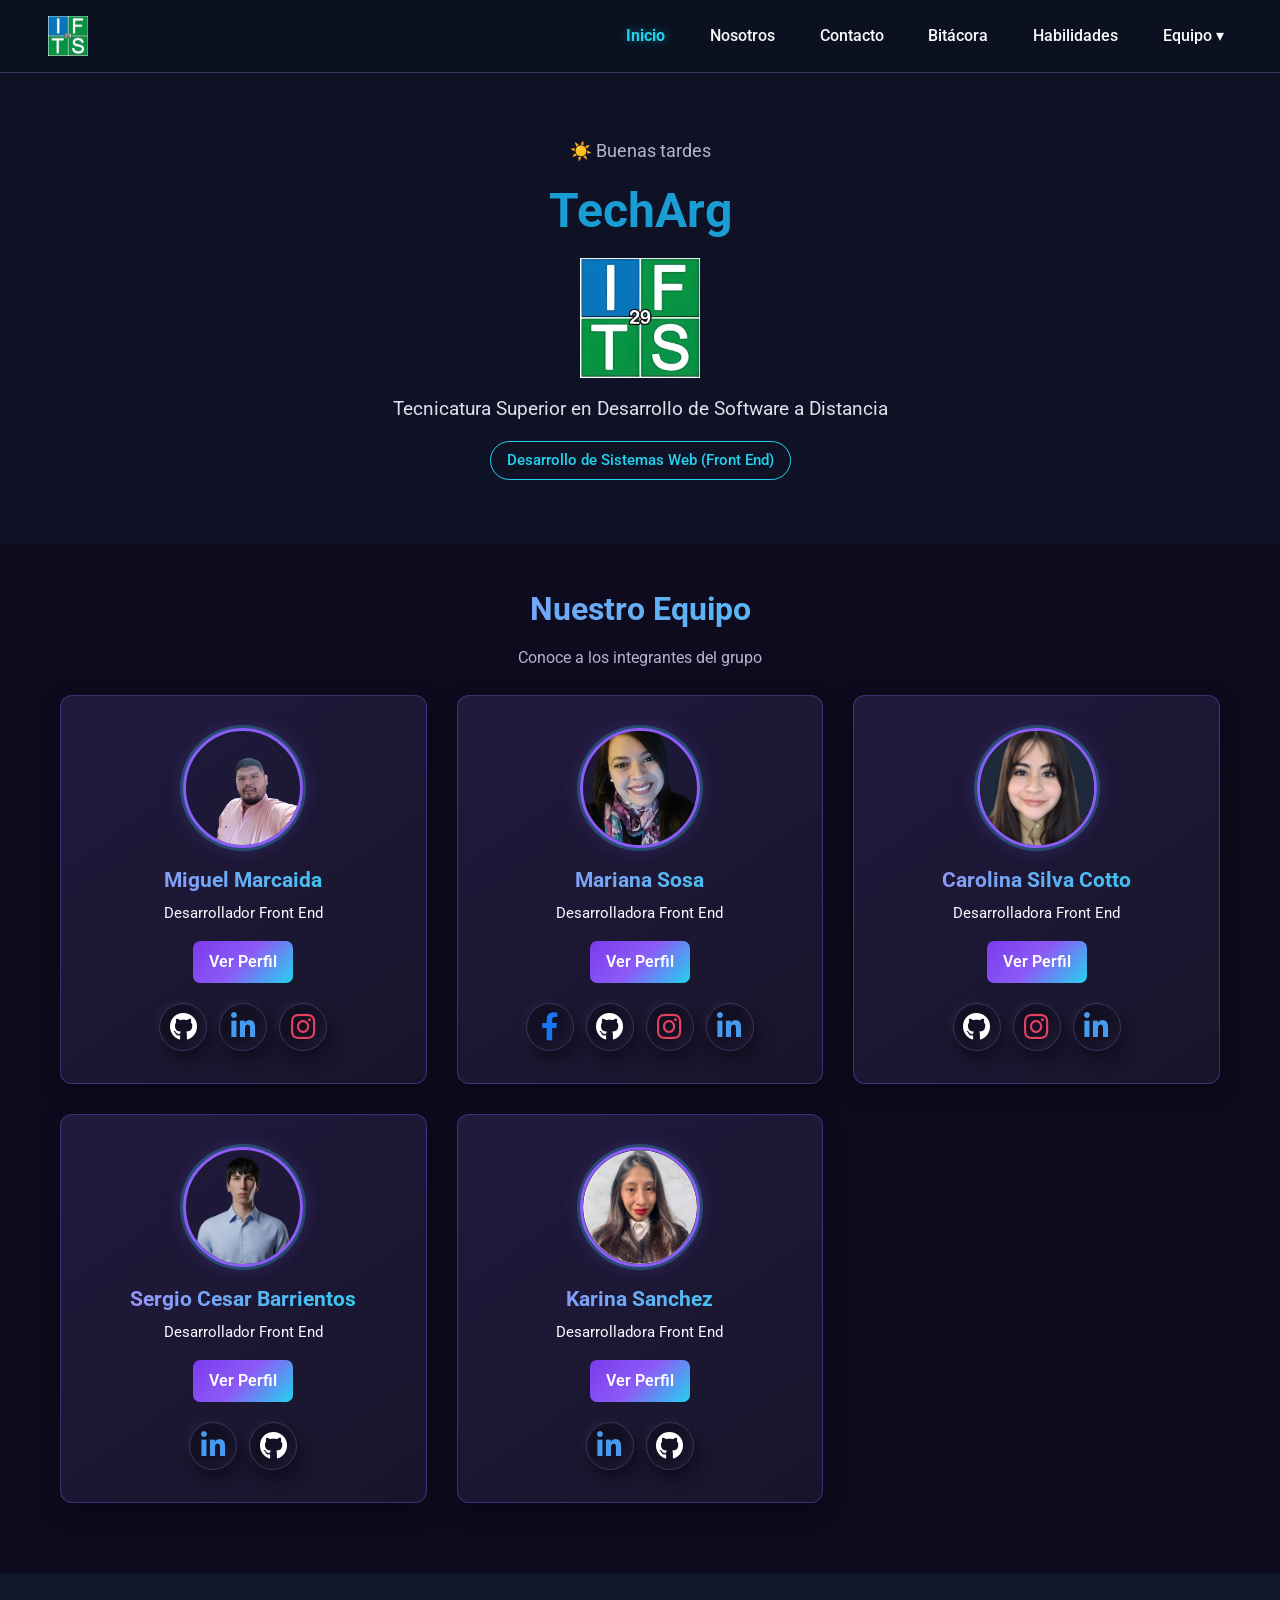
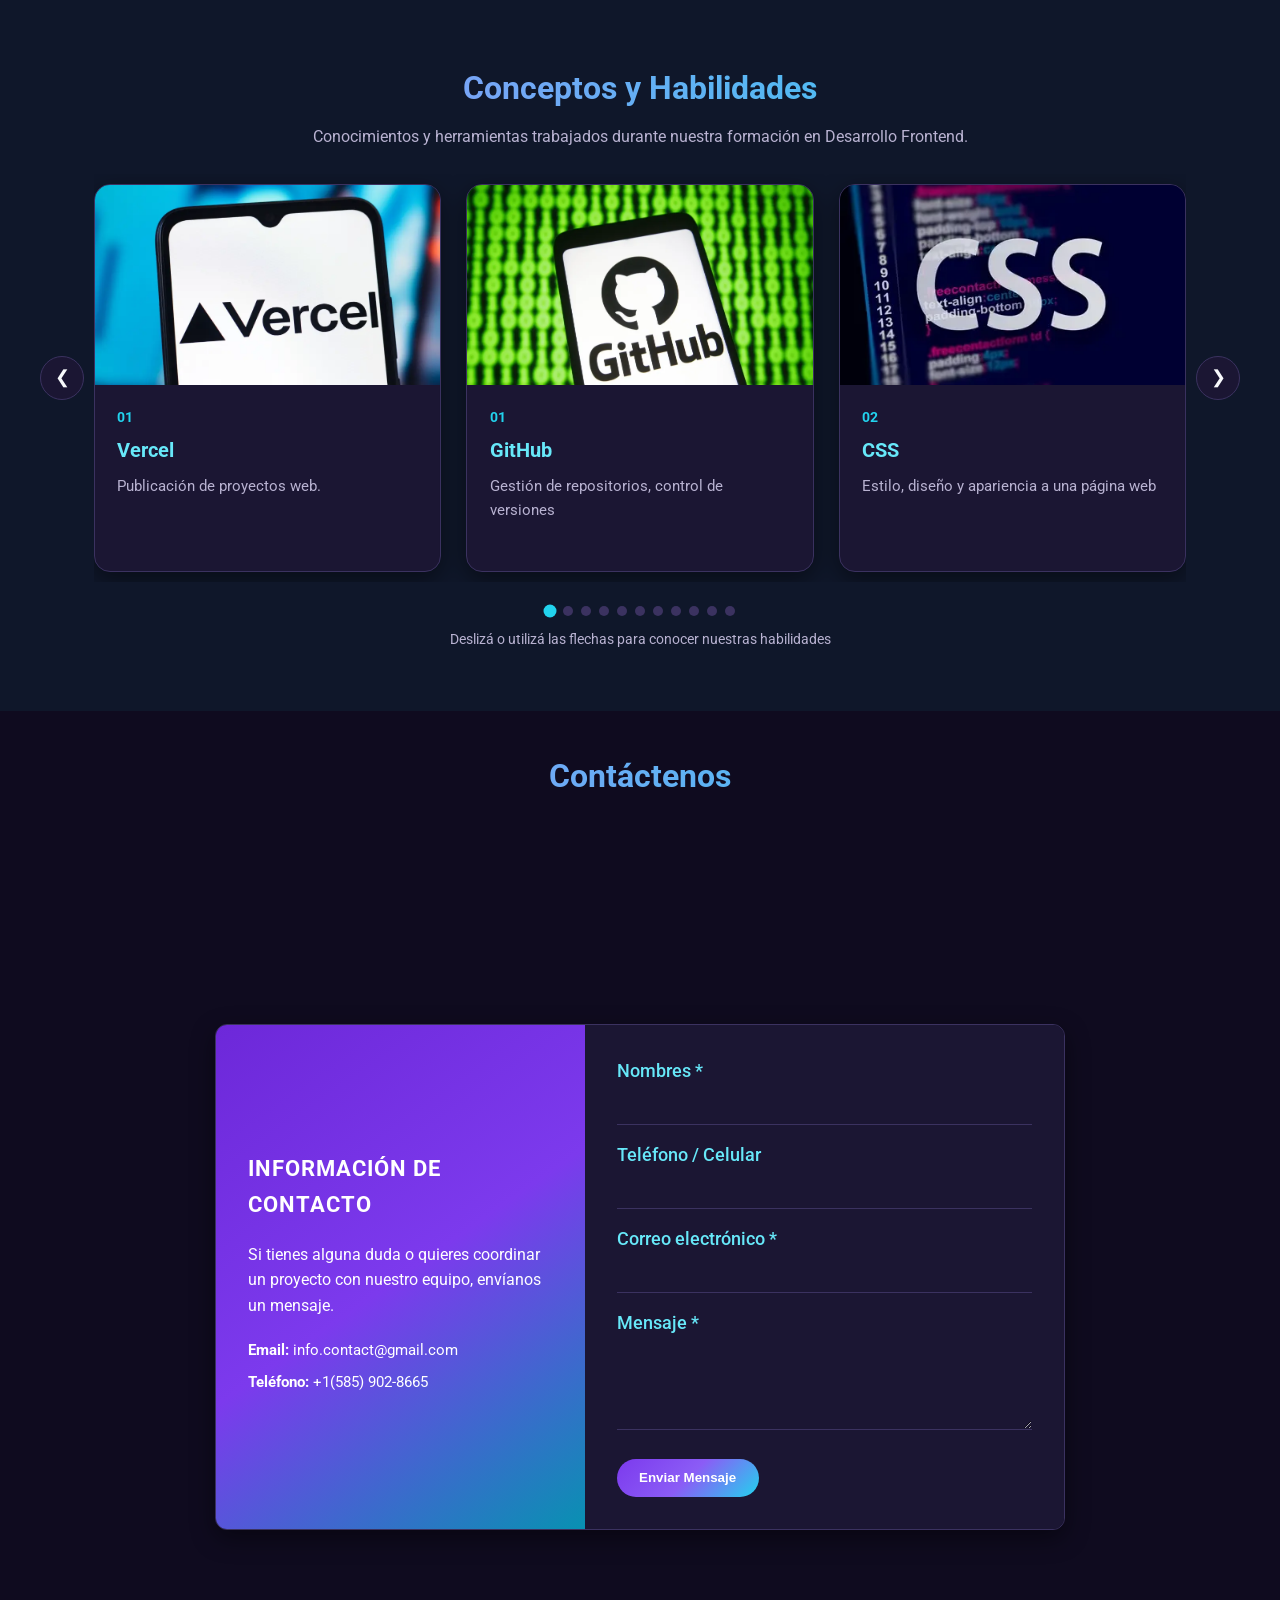
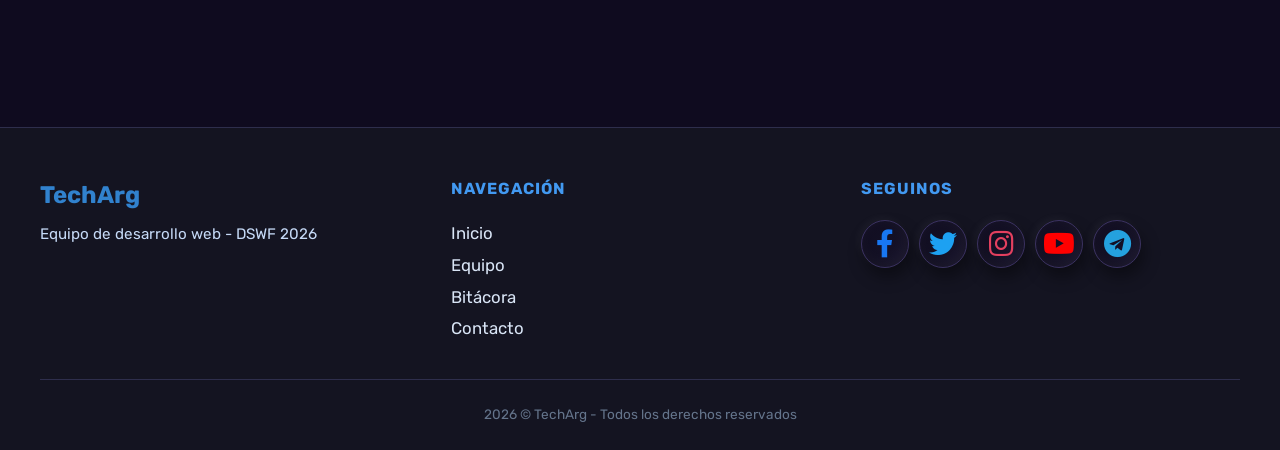
<file: index.html>
<!doctype html>
<html lang="es">

<head>
  <meta charset="UTF-8" />
  <meta name="viewport" content="width=device-width, initial-scale=1.0" />
  <title>TechArg - Equipo de Desarrollo</title>

  <!-- Google Fonts -->
  <link rel="preconnect" href="https://fonts.googleapis.com" />
  <link rel="preconnect" href="https://fonts.gstatic.com" crossorigin />
  <link href="https://fonts.googleapis.com/css2?family=Roboto:wght@400;500;700&display=swap" rel="stylesheet" />
  <link rel="stylesheet" href="https://fonts.googleapis.com/css2?family=Rubik:wght@400;500&display=swap" />
  <link rel="stylesheet" href="https://cdnjs.cloudflare.com/ajax/libs/font-awesome/5.15.4/css/all.min.css" />
  <link rel="stylesheet" href="css/styles.css" />
  <link rel="shortcut icon" href="img/logoItfs.png" type="image/x-icon" />
</head>

<body>
  <!-- Encabezado / Navegación -->
  <header class="header">
    <div class="logo">
      <span><img src="img/logoItfs.png" alt="Logo IFTS" width="40" /></span>
    </div>

    <button class="menu-toggle" id="menuToggle" aria-label="Abrir menú">
      <i class="fas fa-bars"></i>
    </button>

    <nav class="nav" id="navMenu">
      <a href="index.html" class="active">Inicio</a>
      <a href="#equipo">Nosotros</a>
      <a href="#contacto">Contacto</a>
      <a href="bitacora.html">Bitácora</a>
      <a href="#habilidades">Habilidades</a>
      <div class="dropdown">
        <a href="#equipo" class="dropdown-btn">Equipo ▾</a>
        <div class="dropdown-content">
          <a href="mariana.html">Mariana Sosa</a>
          <a href="miguel.html">Miguel Marcaida</a>
          <a href="carolina.html">Carolina Silva Cotto</a>
          <a href="sergio.html">Sergio Cesar Barrientos</a>
          <a href="karina.html">Karina Sanchez</a>
        </div>
      </div>
    </nav>
  </header>

  <main>
    <!-- Hero -->
    <section id="inicio" class="hero-banner">
      <div class="hero-content">
        <p id="saludo" class="saludo">Cargando...</p>
        <h1 class="hero-title">TechArg</h1>
        <img src="img/logoItfs.png" alt="Logo IFTS" class="hero-logo" />
        <p class="hero-subtitle">
          Tecnicatura Superior en Desarrollo de Software a Distancia
        </p>
        <span class="hero-badge">Desarrollo de Sistemas Web (Front End)</span>
      </div>
    </section>

    <!-- Sección Equipo -->
    <section id="equipo" class="container team-section">
      <div class="section-title">
        <h2>Nuestro Equipo</h2>
        <p>Conoce a los integrantes del grupo</p>
      </div>

      <div class="team-grid">
        <!-- Miguel -->
        <article class="card">
          <img src="img/miguel/avatar-miguel.png" alt="Miguel Marcaida" class="card-img" />
          <h3>Miguel Marcaida</h3>
          <p class="role">Desarrollador Front End</p>
          <div class="card-links">
            <a href="miguel.html" class="btn-profile">Ver Perfil</a>
          </div>
          <div class="card-socials">
            <a href="https://github.com/Miguel-Marcaida" target="_blank" rel="noopener" title="GitHub" class="socials-item">
              <i class="fab fa-github github"></i>
            </a>
            <a href="https://www.linkedin.com/in/miguel-marcaida" target="_blank" rel="noopener" title="LinkedIn" class="socials-item">
              <i class="fab fa-linkedin-in linkedin"></i>
            </a>
            <a href="https://www.instagram.com/miguelmarcaida" target="_blank" rel="noopener" title="Instagram" class="socials-item">
              <i class="fab fa-instagram instagram"></i>
            </a>
          </div>
        </article>

        <!-- Mariana -->
        <article class="card">
          <img src="img/mariana/foto cv.png" alt="Mariana Sosa" class="card-img" />
          <h3>Mariana Sosa</h3>
          <p class="role">Desarrolladora Front End</p>
          <div class="card-links">
            <a href="mariana.html" class="btn-profile">Ver Perfil</a>
          </div>
          <div class="card-socials">
            <a href="https://www.facebook.com/mariana.sosa.5015" target="_blank" rel="noopener" title="Facebook" class="socials-item">
              <i class="fab fa-facebook-f facebook"></i>
            </a>
            <a href="https://github.com/MaruSosa" target="_blank" rel="noopener" title="GitHub" class="socials-item">
              <i class="fab fa-github github"></i>
            </a>
            <a href="https://www.instagram.com/maruu_sosa/?hl=es" target="_blank" rel="noopener" title="Instagram" class="socials-item">
              <i class="fab fa-instagram instagram"></i>
            </a>
            <a href="https://www.linkedin.com/in/mariana-sosa-0b2378185/" target="_blank" rel="noopener" title="LinkedIn" class="socials-item">
              <i class="fab fa-linkedin-in linkedin"></i>
            </a>
          </div>
        </article>

        <!-- Carolina -->
        <article class="card">
          <img src="img/carolina/carolina-foto.png" alt="Carolina Silva Cotto" class="card-img" />
          <h3>Carolina Silva Cotto</h3>
          <p class="role">Desarrolladora Front End</p>
          <div class="card-links">
            <a href="carolina.html" class="btn-profile">Ver Perfil</a>
          </div>
          <div class="card-socials">
            <a href="https://github.com/csilvacotto-2202" target="_blank" rel="noopener" title="GitHub" class="socials-item">
              <i class="fab fa-github github"></i>
            </a>
            <a href="https://www.instagram.com/carosc_02" target="_blank" rel="noopener" title="Instagram" class="socials-item">
              <i class="fab fa-instagram instagram"></i>
            </a>
            <a href="https://www.linkedin.com/in/carolina-silva-cotto" target="_blank" rel="noopener" title="LinkedIn" class="socials-item">
              <i class="fab fa-linkedin-in linkedin"></i>
            </a>
          </div>
        </article>

        <!-- Sergio -->
        <article class="card">
          <img src="img/sergio/yo.png" alt="Sergio Cesar Barrientos" class="card-img" />
          <h3>Sergio Cesar Barrientos</h3>
          <p class="role">Desarrollador Front End</p>
          <div class="card-links">
            <a href="sergio.html" class="btn-profile">Ver Perfil</a>
          </div>
          <div class="card-socials">
            <a href="https://www.linkedin.com/in/sergio-cesar-barrientos" target="_blank" rel="noopener" title="LinkedIn" class="socials-item">
              <i class="fab fa-linkedin-in linkedin"></i>
            </a>
            <a href="https://github.com/SergioCesarBarrientos" target="_blank" rel="noopener" title="GitHub" class="socials-item">
              <i class="fab fa-github github"></i>
            </a>
          </div>
        </article>

        <!-- Karina -->
        <article class="card">
          <img src="img/karina/perfil.png" alt="Karina" class="card-img" />
          <h3>Karina Sanchez</h3>
          <p class="role">Desarrolladora Front End</p>
          <div class="card-links">
            <a href="karina.html" class="btn-profile">Ver Perfil</a>
          </div>
          <div class="card-socials">
            <a href="https://www.linkedin.com" target="_blank" rel="noopener" title="LinkedIn" class="socials-item">
              <i class="fab fa-linkedin-in linkedin"></i>
            </a>
            <a href="https://github.com/karinaluciasanz" target="_blank" rel="noopener" title="GitHub" class="socials-item">
              <i class="fab fa-github github"></i>
            </a>
          </div>
        </article>
      </div>
    </section>

    <!-- =========================================================
         SECCIÓN HABILIDADES
         ========================================================= -->
    <section id="habilidades" class="services-section">

      <div class="section-title">
        <h2>Conceptos y Habilidades</h2>
        <p>
          Conocimientos y herramientas trabajados durante
          nuestra formación en Desarrollo Frontend.
        </p>
      </div>

      <div class="skills-carousel" id="skillsCarousel">

        <button class="carousel-button carousel-prev" id="prevSkill" type="button" aria-label="Habilidad anterior">
          &#10094;
        </button>

        <div class="skills-viewport">
          <div class="skills-track" id="skillsTrack">

            <!-- 01 - GITHUB Y VERCEL -->
            <article class="skill-card">
              <div class="skill-image">
                <img src="img/carruselHabilidades/vercel.webp" alt="GitHub" loading="lazy" />
              </div>
              <div class="skill-content">
                <span class="skill-number">01</span>
                <h3> Vercel</h3>
                <p>Publicación de proyectos web.</p>
              </div>
            </article>
            <article class="skill-card">
              <div class="skill-image">
                <img src="img/carruselHabilidades/github.webp" alt="GitHub" loading="lazy" />
              </div>
              <div class="skill-content">
                <span class="skill-number">01</span>
                <h3>GitHub </h3>
                <p>Gestión de repositorios, control de versiones</p>
              </div>
            </article>

            <!-- 02 - FRONTEND -->
            <article class="skill-card">
              <div class="skill-image">
                <img src="img/carruselHabilidades/css.webp" alt="Desarrollo Frontend" loading="lazy" />
              </div>
              <div class="skill-content">
                <span class="skill-number">02</span>
                <h3>CSS</h3>
                <p>Estilo, diseño y apariencia a una página web</p>
              </div>
            </article>

            <!-- 03 - HTML -->
            <article class="skill-card">
              <div class="skill-image">
                <img src="img/carruselHabilidades/html.webp" alt="HTML" loading="lazy" />
              </div>
              <div class="skill-content">
                <span class="skill-number">03</span>
                <h3>HTML</h3>
                <p>Estructuración semántica, organización de contenidos y construcción de páginas web.</p>
              </div>
            </article>

            <!-- 04 -responsive design-->
            <article class="skill-card">
              <div class="skill-image">
                <img src="img/logo responsive design.webp" alt="CSS y Responsive Design" loading="lazy" />
              </div>
              <div class="skill-content">
                <span class="skill-number">04</span>
                <h3>CSS &amp; Responsive Design</h3>
                <p>Estilos, Flexbox, Grid, animaciones y adaptación de interfaces a diferentes dispositivos.</p>
              </div>
            </article>

            <!-- 05 - JAVASCRIPT -->
            <article class="skill-card">
              <div class="skill-image">
                <img src="img/logo javascript.webp" alt="JavaScript" loading="lazy" />
              </div>
              <div class="skill-content">
                <span class="skill-number">05</span>
                <h3>JavaScript</h3>
                <p>Creación de interacciones dinámicas y comportamiento de los elementos de una página.</p>
              </div>
            </article>

            <!-- 06 - MANIPULACIÓN DE DATOS -->
            <article class="skill-card">
              <div class="skill-image">
                <img src="img/carruselHabilidades/data process.webp" alt="Manipulación de datos" loading="lazy" />
              </div>
              <div class="skill-content">
                <span class="skill-number">06</span>
                <h3>Manipulación de datos</h3>
                <p>Trabajo con información y estructuras de datos utilizando JavaScript.</p>
              </div>
            </article>

            <!-- 07 - LANDING PAGE -->
            <article class="skill-card">
              <div class="skill-image">
                <img src="img/carruselHabilidades/landing page.webp" alt="Landing Page" loading="lazy" />
              </div>
              <div class="skill-content">
                <span class="skill-number">07</span>
                <h3>Landing Pages</h3>
                <p>Diseño y desarrollo de páginas de presentación atractivas, claras y adaptables.</p>
              </div>
            </article>

            <!-- 08 - INTELIGENCIA ARTIFICIAL -->
            <article class="skill-card">
              <div class="skill-image">
                <img src="img/carruselHabilidades/ia.webp" alt="Inteligencia Artificial" loading="lazy" />
              </div>
              <div class="skill-content">
                <span class="skill-number">08</span>
                <h3>Inteligencia Artificial</h3>
                <p>Conceptos básicos sobre Inteligencia Artificial y sus aplicaciones en el desarrollo.</p>
              </div>
            </article>

            <!-- 09 - DESARROLLO ASISTIDO CON IA -->
            <article class="skill-card">
              <div class="skill-image">
                <img src="img/carruselHabilidades/desarrollo asistido.webp" alt="Desarrollo asistido con IA" loading="lazy" />
              </div>
              <div class="skill-content">
                <span class="skill-number">09</span>
                <h3>Desarrollo asistido con IA</h3>
                <p>Uso de herramientas de IA como apoyo durante el proceso de desarrollo y aprendizaje.</p>
              </div>
            </article>

            <!-- 10 - FRAMEWORKS -->
            <article class="skill-card">
              <div class="skill-image">
                <img src="img/carruselHabilidades/framework.webp" alt="Frameworks JavaScript" loading="lazy" />
              </div>
              <div class="skill-content">
                <span class="skill-number">10</span>
                <h3>Frameworks JavaScript</h3>
                <p>Introducción al uso de frameworks y herramientas del ecosistema JavaScript.</p>
              </div>
            </article>

          </div>
        </div>

        <button class="carousel-button carousel-next" id="nextSkill" type="button" aria-label="Siguiente habilidad">
          &#10095;
        </button>

      </div>

      <div class="carousel-footer">
        <div class="carousel-dots" id="carouselDots" aria-label="Indicadores de habilidades"></div>
        <p>Deslizá o utilizá las flechas para conocer nuestras habilidades</p>
      </div>

    </section>

    <!-- Sección de contacto -->
    <section class="section-title">
      <h2>Contáctenos</h2>
    </section>

    <section id="contacto" class="contact-section">
      <div class="contact-container">
        <!-- Información de contacto -->
        <div class="contact-info">
          <h2>INFORMACIÓN DE CONTACTO</h2>
          <p class="contact-desc">
            Si tienes alguna duda o quieres coordinar un proyecto con nuestro
            equipo, envíanos un mensaje.
          </p>

          <div class="info-details">
            <p><strong>Email:</strong> info.contact@gmail.com</p>
            <p><strong>Teléfono:</strong> +1(585) 902-8665</p>
          </div>
        </div>

        <!-- Formulario -->
        <form class="contact-form">
          <div class="form-group">
            <label for="nombres">Nombres *</label>
            <input type="text" id="nombres" required />
          </div>

          <div class="form-group">
            <label for="telefono">Teléfono / Celular</label>
            <input type="tel" id="telefono" />
          </div>

          <div class="form-group">
            <label for="email">Correo electrónico *</label>
            <input type="email" id="email" required />
          </div>

          <div class="form-group">
            <label for="mensaje">Mensaje *</label>
            <textarea id="mensaje" rows="4" required></textarea>
          </div>

          <button type="submit" class="btn-submit">Enviar Mensaje</button>
        </form>
      </div>
    </section>
  </main>

  <!-- Pie de Página -->
  <footer class="footer">
    <div class="footer-container">
      <!-- Columna 1: Logo + descripción -->
      <div class="footer-col">
        <h3>TechArg</h3>
        <p>Equipo de desarrollo web - DSWF 2026</p>
      </div>

      <!-- Columna 2: Navegación -->
      <div class="footer-col">
        <h4>Navegación</h4>
        <ul>
          <li><a href="#inicio">Inicio</a></li>
          <li><a href="#equipo">Equipo</a></li>
          <li><a href="bitacora.html">Bitácora</a></li>
          <li><a href="#contacto">Contacto</a></li>
        </ul>
      </div>

      <!-- Columna 3: Redes Sociales -->
      <div class="footer-col">
        <h4>Seguinos</h4>
        <div class="footer-socials">
          <a href="#" class="socials-item" title="Facebook"><i class="fab fa-facebook-f facebook"></i></a>
          <a href="#" class="socials-item" title="Twitter"><i class="fab fa-twitter twitter"></i></a>
          <a href="#" class="socials-item" title="Instagram"><i class="fab fa-instagram instagram"></i></a>
          <a href="#" class="socials-item" title="YouTube"><i class="fab fa-youtube youtube"></i></a>
          <a href="#" class="socials-item" title="Telegram"><i class="fab fa-telegram telegram"></i></a>
        </div>
      </div>
    </div><!-- /footer-container -->

    <!-- Copyright -->
    <div class="footer-copy">
      <p>2026 © TechArg - Todos los derechos reservados</p>
    </div>
  </footer>



  <button id="btnArriba" class="btn-arriba">
           <i class="fas fa-arrow-up"></i>
    </button>

  <script src="js/main.js"></script>
  <script src="js/sergio.js"></script>
</body>

</html>
</file>
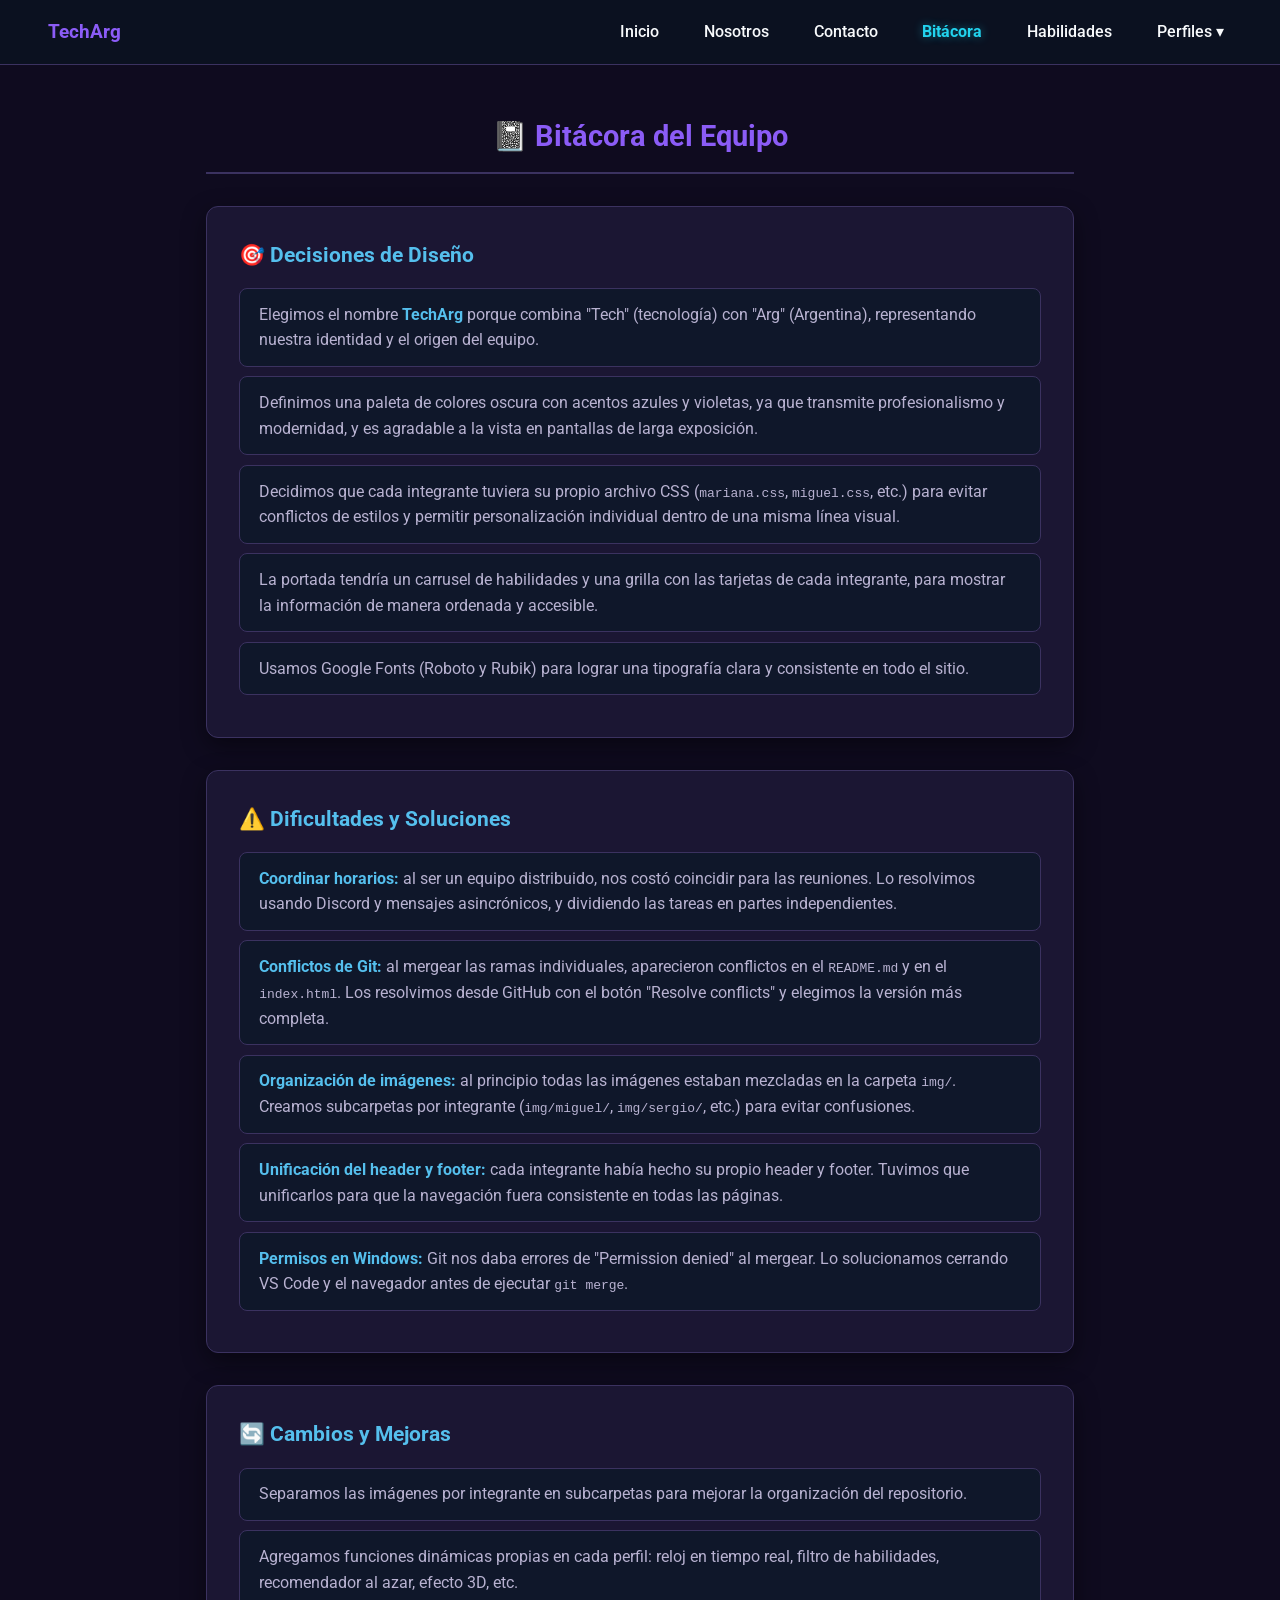
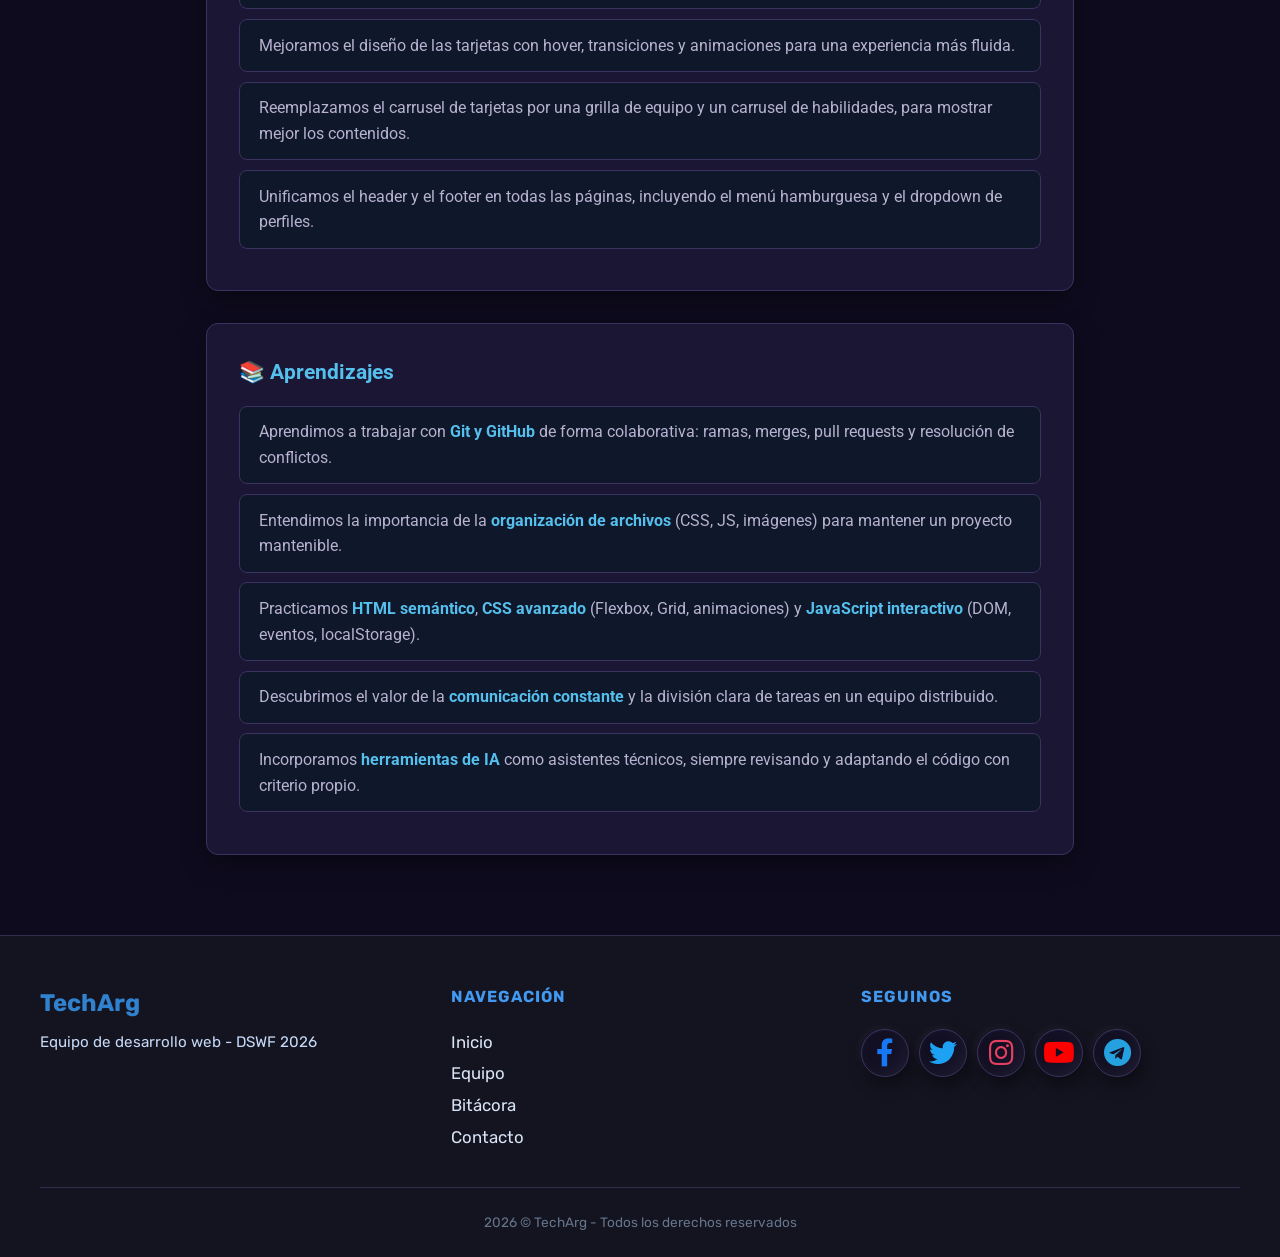
<file: bitacora.html>
<!doctype html>
<html lang="es">
  <head>
    <meta charset="UTF-8" />
    <meta name="viewport" content="width=device-width, initial-scale=1.0" />
    <title>Bitácora - TechArg</title>
    <link rel="preconnect" href="https://fonts.googleapis.com" />
    <link rel="preconnect" href="https://fonts.gstatic.com" crossorigin />
    <link
      href="https://fonts.googleapis.com/css2?family=Roboto:wght@400;500;700&family=Rubik:wght@400;500&display=swap"
      rel="stylesheet"
    />
    <link
      rel="stylesheet"
      href="https://cdnjs.cloudflare.com/ajax/libs/font-awesome/5.15.4/css/all.min.css"
    />
    <link rel="stylesheet" href="css/styles.css" />
    <link rel="shortcut icon" href="img/logoItfs.png" type="image/x-icon" />
  </head>
  <body>
    <!-- ENCABEZADO / NAVEGACIÓN -->
    <header class="header">
      <div class="logo">
        <span>TechArg</span>
      </div>

      <button class="menu-toggle" id="menuToggle" aria-label="Abrir menú">
        <i class="fas fa-bars"></i>
      </button>

      <nav class="nav" id="navMenu">
        <a href="index.html">Inicio</a>
        <a href="index.html#equipo">Nosotros</a>
        <a href="index.html#contacto">Contacto</a>
        <a href="bitacora.html" class="active">Bitácora</a>
        <a href="index.html#habilidades">Habilidades</a>
        <div class="dropdown">
          <a href="index.html#equipo" class="dropdown-btn">Perfiles ▾</a>
          <div class="dropdown-content">
            <a href="mariana.html">Mariana Sosa</a>
            <a href="miguel.html">Miguel Marcaida</a>
            <a href="carolina.html">Carolina Silva Cotto</a>
            <a href="sergio.html">Sergio Cesar Barrientos</a>
            <a href="karina.html">Karina Sanchez</a>
          </div>
        </div>
      </nav>
    </header>

    <!-- BITÁCORA -->
    <main>
      <section class="profile-section">
        <h2>📓 Bitácora del Equipo</h2>

        <div class="profile-container">
          <h3>🎯 Decisiones de Diseño</h3>
          <ul class="profile-lista">
            <li>
              Elegimos el nombre <strong>TechArg</strong> porque combina "Tech"
              (tecnología) con "Arg" (Argentina), representando nuestra
              identidad y el origen del equipo.
            </li>
            <li>
              Definimos una paleta de colores oscura con acentos azules y
              violetas, ya que transmite profesionalismo y modernidad, y es
              agradable a la vista en pantallas de larga exposición.
            </li>
            <li>
              Decidimos que cada integrante tuviera su propio archivo CSS
              (<code>mariana.css</code>, <code>miguel.css</code>, etc.) para
              evitar conflictos de estilos y permitir personalización individual
              dentro de una misma línea visual.
            </li>
            <li>
              La portada tendría un carrusel de habilidades y una grilla con las
              tarjetas de cada integrante, para mostrar la información de manera
              ordenada y accesible.
            </li>
            <li>
              Usamos Google Fonts (Roboto y Rubik) para lograr una tipografía
              clara y consistente en todo el sitio.
            </li>
          </ul>
        </div>

        <div class="profile-container">
          <h3>⚠️ Dificultades y Soluciones</h3>
          <ul class="profile-lista">
            <li>
              <strong>Coordinar horarios:</strong> al ser un equipo distribuido,
              nos costó coincidir para las reuniones. Lo resolvimos usando
              Discord y mensajes asincrónicos, y dividiendo las tareas en partes
              independientes.
            </li>
            <li>
              <strong>Conflictos de Git:</strong> al mergear las ramas
              individuales, aparecieron conflictos en el
              <code>README.md</code> y en el <code>index.html</code>. Los
              resolvimos desde GitHub con el botón "Resolve conflicts" y
              elegimos la versión más completa.
            </li>
            <li>
              <strong>Organización de imágenes:</strong> al principio todas las
              imágenes estaban mezcladas en la carpeta <code>img/</code>.
              Creamos subcarpetas por integrante (<code>img/miguel/</code>,
              <code>img/sergio/</code>, etc.) para evitar confusiones.
            </li>
            <li>
              <strong>Unificación del header y footer:</strong> cada integrante
              había hecho su propio header y footer. Tuvimos que unificarlos
              para que la navegación fuera consistente en todas las páginas.
            </li>
            <li>
              <strong>Permisos en Windows:</strong> Git nos daba errores de
              "Permission denied" al mergear. Lo solucionamos cerrando VS Code y
              el navegador antes de ejecutar <code>git merge</code>.
            </li>
          </ul>
        </div>

        <div class="profile-container">
          <h3>🔄 Cambios y Mejoras</h3>
          <ul class="profile-lista">
            <li>
              Separamos las imágenes por integrante en subcarpetas para mejorar
              la organización del repositorio.
            </li>
            <li>
              Agregamos funciones dinámicas propias en cada perfil: reloj en
              tiempo real, filtro de habilidades, recomendador al azar, efecto
              3D, etc.
            </li>
            <li>
              Mejoramos el diseño de las tarjetas con hover, transiciones y
              animaciones para una experiencia más fluida.
            </li>
            <li>
              Reemplazamos el carrusel de tarjetas por una grilla de equipo y un
              carrusel de habilidades, para mostrar mejor los contenidos.
            </li>
            <li>
              Unificamos el header y el footer en todas las páginas, incluyendo
              el menú hamburguesa y el dropdown de perfiles.
            </li>
          </ul>
        </div>

        <div class="profile-container">
          <h3>📚 Aprendizajes</h3>
          <ul class="profile-lista">
            <li>
              Aprendimos a trabajar con <strong>Git y GitHub</strong> de forma
              colaborativa: ramas, merges, pull requests y resolución de
              conflictos.
            </li>
            <li>
              Entendimos la importancia de la
              <strong>organización de archivos</strong> (CSS, JS, imágenes) para
              mantener un proyecto mantenible.
            </li>
            <li>
              Practicamos <strong>HTML semántico</strong>,
              <strong>CSS avanzado</strong> (Flexbox, Grid, animaciones) y
              <strong>JavaScript interactivo</strong> (DOM, eventos,
              localStorage).
            </li>
            <li>
              Descubrimos el valor de la <strong>comunicación constante</strong>
              y la división clara de tareas en un equipo distribuido.
            </li>
            <li>
              Incorporamos <strong>herramientas de IA</strong> como asistentes
              técnicos, siempre revisando y adaptando el código con criterio
              propio.
            </li>
          </ul>
        </div>
      </section>
    </main>

    <!-- PIE DE PÁGINA -->
    <footer class="footer">
      <div class="footer-container">
        <!-- Columna 1: Logo + descripción -->
        <div class="footer-col">
          <h3>TechArg</h3>
          <p>Equipo de desarrollo web - DSWF 2026</p>
        </div>

        <!-- Columna 2: Navegación -->
        <div class="footer-col">
          <h4>Navegación</h4>
          <ul>
            <li><a href="index.html">Inicio</a></li>
            <li><a href="index.html#equipo">Equipo</a></li>
            <li><a href="bitacora.html">Bitácora</a></li>
            <li><a href="index.html#contacto">Contacto</a></li>
          </ul>
        </div>

        <!-- Columna 3: Redes -->
        <div class="footer-col">
          <h4>Seguinos</h4>
          <div class="footer-socials">
            <a href="#" class="socials-item" title="Facebook"
              ><i class="fab fa-facebook-f facebook"></i
            ></a>
            <a href="#" class="socials-item" title="Twitter"
              ><i class="fab fa-twitter twitter"></i
            ></a>
            <a href="#" class="socials-item" title="Instagram"
              ><i class="fab fa-instagram instagram"></i
            ></a>
            <a href="#" class="socials-item" title="YouTube"
              ><i class="fab fa-youtube youtube"></i
            ></a>
            <a href="#" class="socials-item" title="Telegram"
              ><i class="fab fa-telegram telegram"></i
            ></a>
          </div>
        </div>
      </div>

      <!-- Copyright -->
      <div class="footer-copy">
        <p>2026 © TechArg - Todos los derechos reservados</p>
      </div>
    </footer>

    <script src="js/main.js"></script>
  </body>
</html>
</file>
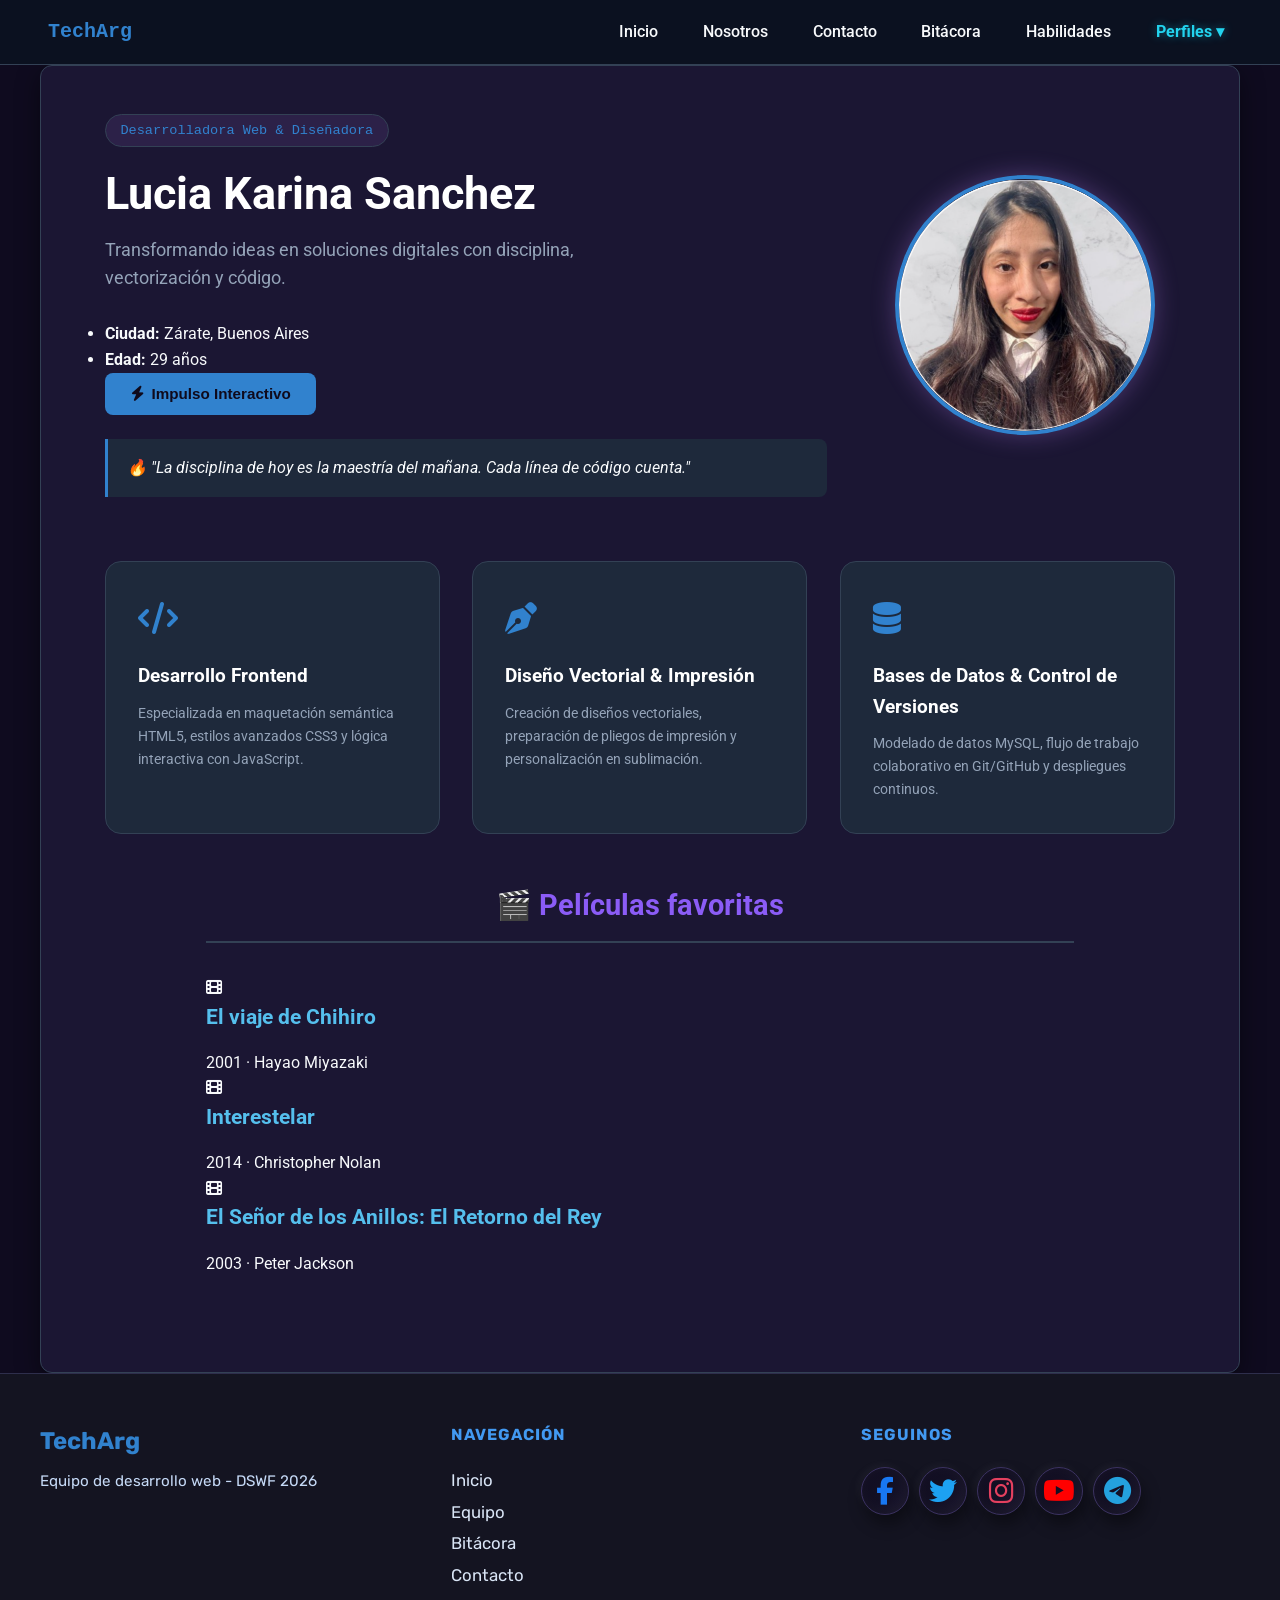
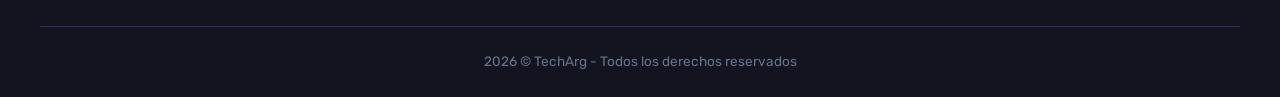
<file: karina.html>
<!doctype html>
<html lang="es">
  <head>
    <meta charset="UTF-8" />
    <meta name="viewport" content="width=device-width, initial-scale=1.0" />
    <title>Perfil | Karina Sanchez - TechArg</title>

    <!-- Fuentes y Tipografía -->
    <link rel="preconnect" href="https://fonts.googleapis.com" />
    <link rel="preconnect" href="https://fonts.gstatic.com" crossorigin />
    <link
      href="https://fonts.googleapis.com/css2?family=Roboto:wght@400;500;700&family=Rubik:wght@400;500&display=swap"
      rel="stylesheet"
    />

    <!-- Íconos FontAwesome -->
    <link
      rel="stylesheet"
      href="https://cdnjs.cloudflare.com/ajax/libs/font-awesome/5.15.4/css/all.min.css"
    />

    <!-- Estilos generales del grupo (header y footer) -->
    <link rel="stylesheet" href="css/styles.css" />

    <!-- Font Awesome 5.15.4 (para header/footer) -->
    <link
      rel="stylesheet"
      href="https://cdnjs.cloudflare.com/ajax/libs/font-awesome/5.15.4/css/all.min.css"
    />

    <!-- Font Awesome 6.4.0 (para el contenido de Karina) -->
    <link
      rel="stylesheet"
      href="https://cdnjs.cloudflare.com/ajax/libs/font-awesome/6.4.0/css/all.min.css"
    />

    <!-- Tu archivo CSS individual (contenido del perfil) -->
    <link rel="stylesheet" href="css/karina.css" />

    <!-- Favicon -->
    <link rel="shortcut icon" href="img/logoItfs.png" type="image/x-icon" />
  </head>

  <body>
    <!-- ENCABEZADO / NAVEGACIÓN (unificado) -->
    <header class="header">
      <div class="logo">
        <span>TechArg</span>
      </div>

      <button class="menu-toggle" id="menuToggle" aria-label="Abrir menú">
        <i class="fas fa-bars"></i>
      </button>

      <nav class="nav" id="navMenu">
        <a href="index.html">Inicio</a>
        <a href="index.html#equipo">Nosotros</a>
        <a href="index.html#contacto">Contacto</a>
        <a href="bitacora.html">Bitácora</a>
        <a href="index.html#habilidades">Habilidades</a>
        <div class="dropdown">
          <a href="index.html#equipo" class="dropdown-btn active">Perfiles ▾</a>
          <div class="dropdown-content">
            <a href="mariana.html">Mariana Sosa</a>
            <a href="miguel.html">Miguel Marcaida</a>
            <a href="carolina.html">Carolina Silva Cotto</a>
            <a href="sergio.html">Sergio Cesar Barrientos</a>
            <a href="karina.html">Karina Sanchez</a>
          </div>
        </div>
      </nav>
    </header>

    <!-- SECCIÓN DE PERFIL PRINCIPAL -->
    <main class="profile-container">
      <section class="hero-section">
        <div class="hero-content">
          <span class="badge">Desarrolladora Web & Diseñadora</span>
          <h1>Lucia Karina Sanchez</h1>
          <p class="tagline">
            Transformando ideas en soluciones digitales con disciplina,
            vectorización y código.
          </p>

          
          <!-- DATOS PERSONALES -->
          <ul class="profile-datos">
            <li><strong>Ciudad:</strong> Zárate, Buenos Aires</li>
            <li><strong>Edad:</strong> 29 años</li>
          </ul>

        
          <div class="hero-actions">
            <button id="btn-interactive" class="btn-primary">
              <i class="fa-solid fa-bolt"></i> Impulso Interactivo
            </button>
          </div>

          <div class="mantra-box">
            <p id="interactive-text">
              🔥 "La disciplina de hoy es la maestría del mañana. Cada línea de
              código cuenta."
            </p>
          </div>
        </div>

        <div class="hero-image-wrapper">
          <div class="image-frame">
            <img
              src="img/karina/perfil.png"
              alt="Foto de Karina Sanchez"
              class="profile-avatar"
            />
          </div>
        </div>
      </section>

      <!-- TARJETAS INTERACTIVAS (3D TILTING) -->
      <section class="details-grid">
        <div class="detail-card">
          <div class="card-icon"><i class="fa-solid fa-code"></i></div>
          <h3>Desarrollo Frontend</h3>
          <p>
            Especializada en maquetación semántica HTML5, estilos avanzados CSS3
            y lógica interactiva con JavaScript.
          </p>
        </div>

        <div class="detail-card">
          <div class="card-icon"><i class="fa-solid fa-pen-nib"></i></div>
          <h3>Diseño Vectorial & Impresión</h3>
          <p>
            Creación de diseños vectoriales, preparación de pliegos de impresión
            y personalización en sublimación.
          </p>
        </div>

        <div class="detail-card">
          <div class="card-icon"><i class="fa-solid fa-database"></i></div>
          <h3>Bases de Datos & Control de Versiones</h3>
          <p>
            Modelado de datos MySQL, flujo de trabajo colaborativo en Git/GitHub
            y despliegues continuos.
          </p>
        </div>
      </section>

            <!-- PELÍCULAS FAVORITAS -->
      <section class="profile-section">
        <h2>🎬 Películas favoritas</h2>
        <div class="cards-grid">
          <div class="card-item">
            <i class="fas fa-film"></i>
            <h3>El viaje de Chihiro</h3>
            <p>2001 · Hayao Miyazaki</p>
          </div>
          <div class="card-item">
            <i class="fas fa-film"></i>
            <h3>Interestelar</h3>
            <p>2014 · Christopher Nolan</p>
          </div>
          <div class="card-item">
            <i class="fas fa-film"></i>
            <h3>El Señor de los Anillos: El Retorno del Rey</h3>
            <p>2003 · Peter Jackson</p>
          </div>
        </div>
      </section>



    </main>

    <!-- PIE DE PÁGINA (unificado) -->
    <footer class="footer">
      <div class="footer-container">
        <!-- Columna 1: Logo + descripción -->
        <div class="footer-col">
          <h3>TechArg</h3>
          <p>Equipo de desarrollo web - DSWF 2026</p>
        </div>

        <!-- Columna 2: Navegación -->
        <div class="footer-col">
          <h4>Navegación</h4>
          <ul>
            <li><a href="index.html">Inicio</a></li>
            <li><a href="index.html#equipo">Equipo</a></li>
            <li><a href="bitacora.html">Bitácora</a></li>
            <li><a href="index.html#contacto">Contacto</a></li>
          </ul>
        </div>

        <!-- Columna 3: Redes -->
        <div class="footer-col">
          <h4>Seguinos</h4>
          <div class="footer-socials">
            <a href="#" class="socials-item" title="Facebook"
              ><i class="fab fa-facebook-f facebook"></i
            ></a>
            <a href="#" class="socials-item" title="Twitter"
              ><i class="fab fa-twitter twitter"></i
            ></a>
            <a href="#" class="socials-item" title="Instagram"
              ><i class="fab fa-instagram instagram"></i
            ></a>
            <a href="#" class="socials-item" title="YouTube"
              ><i class="fab fa-youtube youtube"></i
            ></a>
            <a href="#" class="socials-item" title="Telegram"
              ><i class="fab fa-telegram telegram"></i
            ></a>
          </div>
        </div>
      </div>

      <!-- Copyright -->
      <div class="footer-copy">
        <p>2026 © TechArg - Todos los derechos reservados</p>
      </div>
    </footer>

    <!-- SCRIPTS -->
    <script src="js/main.js"></script>
    <script src="js/karina.js"></script>
  </body>
</html>
</file>
<file: css/styles.css>
/* ===================================================
   1. VARIABLES GLOBALES Y RESET
   =================================================== */

:root {
  --primary-color: #8b5cf6;
  --primary-hover: #7c3aed;

  --secondary-color: #22d3ee;
  --secondary-hover: #06b6d4;

  --bg-color: #0f0b1f;
  --card-bg: #1b1633;
  --header-bg: #100c20;

  --text-color: #f8fafc;
  --text-muted: #b8b2d1;

  --border-color: #3b3260;

  --gradient-tech: linear-gradient(135deg, #7c3aed, #8b5cf6, #22d3ee);

  --shadow: 0 8px 25px rgba(0, 0, 0, 0.45);

  --font-main: "Roboto", sans-serif;
}

* {
  box-sizing: border-box;
  margin: 0;
  padding: 0;
}

html {
    scroll-behavior: smooth;
}


img {
  max-width: 100%;
  height: auto;
  display: block;
}

body {
  font-family: var(--font-main);
  background-color: var(--bg-color);
  color: var(--text-color);
  line-height: 1.6;
  overflow-x: hidden;
}

.container {
  width: 100%;
}

/* ===================================================
   2. HEADER Y NAVEGACIÓN
   =================================================== */

.header {
  background-color: #0b1120;
  padding: 0.8rem 1rem;
  display: flex;
  flex-wrap: wrap;
  justify-content: space-between;
  align-items: center;
  gap: 0.8rem;
  border-bottom: 1px solid var(--border-color);
  position: relative;
}

.logo {
  display: flex;
  align-items: center;
  font-weight: 700;
  font-size: 1.2rem;
  color: var(--primary-color);
}

/* Botón hamburguesa (solo mobile) */
.menu-toggle {
  background: none;
  border: 1px solid var(--border-color);
  border-radius: 8px;
  color: var(--text-color);
  font-size: 1.3rem;
  width: 44px;
  height: 44px;
  cursor: pointer;
  transition: color 0.2s, border-color 0.2s;
}

.menu-toggle:hover {
  color: var(--secondary-color);
  border-color: var(--secondary-color);
}

/* Menú: oculto en mobile hasta que se abre */
.nav {
  display: none;
  flex-direction: column;
  align-items: center;
  gap: 0.6rem;
  width: 100%;
}

.nav.open {
  display: flex;
}

.nav a,
.dropdown-btn {
  text-decoration: none;
  color: var(--text-color);
  font-weight: 500;
  transition: color 0.2s, text-shadow 0.2s;
  padding: 0.2rem 0.5rem;
}

.nav a:hover,
.nav a.active,
.dropdown:hover .dropdown-btn {
  color: var(--secondary-color);
  font-weight: 700;
  text-shadow: 0 0 10px rgba(34, 211, 238, 0.45);
}

/* Menú desplegable */
.dropdown {
  position: relative;
  display: inline-block;
}

.dropdown-btn {
  cursor: pointer;
  background: none;
  border: none;
  font-size: inherit;
  font-family: inherit;
}

.dropdown-content {
  display: none;
  position: absolute;
  top: 100%;
  left: 50%;
  transform: translateX(-50%);
  background-color: var(--card-bg);
  min-width: 180px;
  box-shadow: var(--shadow);
  border: 1px solid var(--border-color);
  border-radius: 8px;
  z-index: 1000;
  overflow: hidden;
}

.dropdown-content a {
  color: var(--text-muted);
  padding: 10px 16px;
  text-decoration: none;
  display: block;
  font-size: 0.95rem;
  text-align: left;
  white-space: nowrap;
  transition: background 0.2s, color 0.2s;
}

.dropdown-content a:hover {
  background: var(--gradient-tech);
  color: #ffffff;
}

.dropdown:hover .dropdown-content {
  display: flex;
  flex-direction: column;
}

/* ===================================================
   3. HERO Y TÍTULOS DE SECCIÓN
   =================================================== */

.hero-banner {
  background:
    linear-gradient(rgba(15, 23, 42, 0.5), rgba(15, 23, 42, 0.65)),
    url("https://images.unsplash.com/photo-1522071820081-009f0129c71c?auto=format&fit=crop&w=1350&q=80")
      center/cover no-repeat;
  color: var(--text-color);
  padding: 4rem 1rem;
  text-align: center;
}

.hero-logo {
  width: 120px;
  margin: 0 auto 1rem;
}

.saludo {
  font-size: 1.1rem;
  color: var(--text-muted);
  margin-bottom: 0.5rem;
}

.hero-title {
  font-size: 2.2rem;
  margin-bottom: 0.5rem;
  color: #1a9dd5;
}

.hero-subtitle {
  font-size: 1.2rem;
  color: #dbe2ea;
  margin-bottom: 1rem;
}

.hero-badge {
  display: inline-block;
  padding: 0.4rem 1rem;
  border: 1px solid var(--secondary-color);
  border-radius: 999px;
  color: var(--secondary-color);
  font-size: 0.95rem;
  font-weight: 500;
}

.section-title {
  text-align: center;
  margin: 2.5rem 0 1.5rem;
}

.section-title h2 {
  background: linear-gradient(90deg, #a78bfa, #22d3ee);
  background-clip: text;
  -webkit-background-clip: text;
  -webkit-text-fill-color: transparent;
  font-size: 2rem;
  font-weight: 700;
}

.section-title p {
  margin-top: 10px;
  color: var(--text-muted);
}

.section-subtitle {
  display: block;
  color: var(--secondary-color);
  font-size: 0.85rem;
  letter-spacing: 2px;
  margin-bottom: 0.3rem;
}

/* ===================================================
   4. TARJETAS DE EQUIPO
   =================================================== */
.team-section{
    padding-bottom: 70px;
}

.team-grid {
  display: grid;
  grid-template-columns: repeat(auto-fit, minmax(240px, 1fr));
  gap: 30px;
  max-width: 1200px;
  margin: 0 auto;
  padding: 0 20px;
}

.card {
  background: linear-gradient(145deg, #211a3d, #17152b);
  border: 1px solid rgba(139, 92, 246, 0.35);
  border-radius: 12px;
  padding: 2rem;
  text-align: center;
  box-shadow: var(--shadow);
  transition: transform 0.3s ease, border-color 0.3s ease, box-shadow 0.3s ease;
}

.card:hover {
  transform: translateY(-5px);
  border-color: var(--secondary-color);
  box-shadow:
    0 10px 30px rgba(124, 58, 237, 0.25),
    0 0 20px rgba(34, 211, 238, 0.12);
}

.card-img {
  width: 120px;
  height: 120px;
  border-radius: 50%;
  margin: 0 auto 1rem;
  object-fit: cover;
  border: 3px solid #8b5cf6;
  box-shadow:
    0 0 0 3px rgba(34, 211, 238, 0.25),
    0 0 20px rgba(139, 92, 246, 0.25);
}

.card h3 {
  font-size: 1.3rem;
  margin-bottom: 0.25rem;
  background: linear-gradient(90deg, #a78bfa, #22d3ee);
  background-clip: text;
  -webkit-background-clip: text;
  -webkit-text-fill-color: transparent;
}

.card .role {
  color: #f7fbfd;
  font-size: 0.95rem;
  margin-bottom: 1rem;
}

.card-links {
  display: flex;
  gap: 0.5rem;
  justify-content: center;
  margin-top: 1rem;
}

.card-socials {
  display: flex;
  justify-content: center;
  align-items: center;
  gap: 12px;
  margin-top: 20px;
  width: 100%;
}

/* Botones */
.btn,
.btn-profile,
.btn-github {
  padding: 0.5rem 1rem;
  border-radius: 7px;
  text-decoration: none;
  font-weight: 600;
  cursor: pointer;
  border: none;
  transition: background 0.3s ease, transform 0.3s ease, box-shadow 0.3s ease;
}

.btn,
.btn-profile {
  background: var(--gradient-tech);
  color: white;
}

.btn:hover,
.btn-profile:hover {
  transform: translateY(-2px);
  box-shadow:
    0 5px 15px rgba(139, 92, 246, 0.4),
    0 0 15px rgba(34, 211, 238, 0.2);
}

.btn-github {
  background-color: #27213f;
  color: white;
  border: 1px solid #403663;
}

.btn-github:hover {
  background: linear-gradient(135deg, #7c3aed, #22d3ee);
  border-color: transparent;
}

/* ===================================================
   5. HABILIDADES - CARRUSEL
   =================================================== */

.services-section {
  width: 100%;
  padding: 50px 15px 60px;
  background: #0f172a;
  overflow: hidden;
}

.skills-carousel {
  position: relative;
  display: flex;
  align-items: center;
  gap: 10px;
  max-width: 1200px;
  margin: 0 auto;
}

/* Ventana visible */
.skills-viewport {
  flex: 1;
  min-width: 0;
  overflow: hidden;
  padding: 10px 0;
}

/* Pista que se desplaza */
.skills-track {
  display: flex;
  gap: 25px;
  will-change: transform;
}

/* Tarjeta: 3 por vista en escritorio */
.skill-card {
  flex: 0 0 calc((100% - 50px) / 3);
  background: var(--card-bg);
  border: 1px solid var(--border-color);
  border-radius: 16px;
  overflow: hidden;
  box-shadow: var(--shadow);
  transition: border-color 0.3s ease, box-shadow 0.3s ease;
}

.skill-card:hover {
  border-color: var(--secondary-color);
  box-shadow:
    0 10px 30px rgba(124, 58, 237, 0.25),
    0 0 20px rgba(34, 211, 238, 0.12);
}

.skill-image {
  height: 200px;
  background: #0b1120;
}

.skill-image img {
  width: 100%;
  height: 100%;
  object-fit: cover;
}

.skill-content {
  padding: 1.2rem 1.4rem 1.5rem;
}

.skill-number {
  display: inline-block;
  color: var(--secondary-color);
  font-weight: 700;
  font-size: 0.9rem;
  margin-bottom: 0.3rem;
}

.skill-content h3 {
  color: #67e8f9;
  font-size: 1.25rem;
  margin-bottom: 0.5rem;
}

.skill-content p {
  color: var(--text-muted);
  font-size: 0.95rem;
}

/* Flechas */
.carousel-button {
  flex-shrink: 0;
  width: 44px;
  height: 44px;
  border-radius: 50%;
  border: 1px solid var(--border-color);
  background: var(--card-bg);
  color: var(--text-color);
  font-size: 1.1rem;
  cursor: pointer;
  transition: background 0.3s ease, border-color 0.3s ease, transform 0.3s ease;
}

.carousel-button:hover {
  background: var(--gradient-tech);
  border-color: transparent;
  transform: scale(1.08);
}

/* Indicadores */
.carousel-footer {
  margin-top: 1.5rem;
  text-align: center;
}

.carousel-dots {
  display: flex;
  justify-content: center;
  flex-wrap: wrap;
  gap: 8px;
  margin-bottom: 0.8rem;
}

.carousel-dot {
  width: 10px;
  height: 10px;
  border-radius: 50%;
  border: none;
  background: var(--border-color);
  cursor: pointer;
  transition: background 0.3s ease, transform 0.3s ease;
}

.carousel-dot.active {
  background: var(--secondary-color);
  transform: scale(1.3);
}

.carousel-footer p {
  color: var(--text-muted);
  font-size: 0.9rem;
}

/* Tablet: 2 por vista */
@media (max-width: 900px) {
  .skill-card {
    flex-basis: calc((100% - 25px) / 2);
  }
}

/* Celular: 1 por vista */
@media (max-width: 600px) {
  .skill-card {
    flex-basis: 100%;
  }

  .skill-image {
    height: 170px;
  }

  .carousel-button {
    width: 36px;
    height: 36px;
    font-size: 0.95rem;
  }
}

/* ===================================================
   6. FORMULARIO DE CONTACTO
   =================================================== */

.contact-section {
  display: flex;
  justify-content: center;
  align-items: center;
  width: 100%;
      min-height: 100vh;
    box-sizing: border-box;
}

.contact-container {
  display: grid;
  grid-template-columns: 1fr;
  max-width: 850px;
  width: 100%;
  margin: 0 auto;
  border-radius: 12px;
  overflow: hidden;
  box-shadow: var(--shadow);
  border: 1px solid var(--border-color);
}

.contact-info {
  background: linear-gradient(145deg, #6d28d9, #7c3aed, #0891b2);
  color: #ffffff;
  padding: 2rem;
  display: flex;
  flex-direction: column;
  justify-content: center;
  gap: 1.2rem;
}

.contact-info h2 {
  font-size: 1.4rem;
  letter-spacing: 1px;
}

.info-details p {
  margin-bottom: 0.5rem;
  font-size: 0.95rem;
}

.contact-form {
  background-color: var(--card-bg);
  padding: 2rem;
  display: flex;
  flex-direction: column;
  gap: 1rem;
}

.form-group {
  display: flex;
  flex-direction: column;
  gap: 0.3rem;
}

.form-group label {
  color: #67e8f9;
  font-size: 1.1rem;
  font-weight: 500;
}

.form-group input,
.form-group textarea {
  background: transparent;
  border: none;
  border-bottom: 1px solid var(--border-color);
  color: var(--text-color);
  padding: 0.5rem 0;
  font-size: 0.95rem;
  font-family: inherit;
  outline: none;
  transition: border-color 0.2s, box-shadow 0.2s;
}

.form-group input:focus,
.form-group textarea:focus {
  border-bottom-color: var(--secondary-color);
  box-shadow: 0 1px 0 var(--secondary-color);
}

.btn-submit {
  background: var(--gradient-tech);
  color: white;
  border: none;
  padding: 0.7rem 1.4rem;
  border-radius: 25px;
  font-weight: 600;
  cursor: pointer;
  margin-top: 0.8rem;
  align-self: flex-start;
  transition: transform 0.3s ease, box-shadow 0.3s ease;
}

.btn-submit:hover {
  transform: translateY(-2px);
  box-shadow:
    0 5px 20px rgba(139, 92, 246, 0.45),
    0 0 15px rgba(34, 211, 238, 0.2);
}

/* ===================================================
   7. REDES SOCIALES (BOTONES NEUMÓRFICOS)
   =================================================== */

.facebook  { color: #1877f2; }
.github    { color: #ffffff; }
.instagram { color: #e4405f; }
.linkedin  { color: #479aed; }
.youtube   { color: #ff0000; }
.telegram  { color: #24a1de; }
.twitter   { color: #1da1f2; }

.socials-item {
  display: inline-flex;
  align-items: center;
  justify-content: center;
  width: 48px;
  height: 48px;
  border-radius: 50%;
  background: linear-gradient(145deg, #1b1633, #141126);
  border: 1px solid #3b3260;
  text-decoration: none;
  box-shadow:
    3px 9px 16px rgba(0, 0, 0, 0.4),
    -3px -3px 10px rgba(255, 255, 255, 0.04),
    inset 14px 14px 26px rgba(0, 0, 0, 0.3),
    inset -3px -3px 15px rgba(255, 255, 255, 0.05);
  transition: all 0.3s cubic-bezier(0.25, 0.8, 0.25, 1);
}

.socials-item i {
  font-size: 28px;
  line-height: 1;
}

a.socials-item:hover {
  transform: translateY(-3px);
  box-shadow: 0 0 20px rgba(1, 74, 84, 0.7);
  border-color: rgba(6, 255, 251, 0.61);
  background: linear-gradient(
    to right,
    rgba(52, 57, 219, 0.13),
    #010607b5,
    rgba(255, 0, 94, 0.14)
  );
}

a.socials-item:hover .facebook  { filter: drop-shadow(0 0 8px #1877f2); }
a.socials-item:hover .github    { filter: drop-shadow(0 0 8px #ffffff); }
a.socials-item:hover .instagram { filter: drop-shadow(0 0 8px #e4405f); }
a.socials-item:hover .linkedin  { filter: drop-shadow(0 0 8px #0a66c2); }

/* ===================================================
   8. PERFIL Y BITÁCORA
   =================================================== */

.profile-section {
  padding: 3rem 1rem;
  max-width: 900px;
  margin: 0 auto;
}

.profile-container {
  background-color: var(--card-bg);
  border: 1px solid var(--border-color);
  border-radius: 12px;
  padding: 2rem;
  margin-bottom: 2rem;
  box-shadow: var(--shadow);
  transition: border-color 0.3s ease, box-shadow 0.3s ease;
}

.profile-container:hover {
  border-color: var(--primary-color);
  box-shadow: 0 8px 25px rgba(49, 130, 206, 0.3);
}

.profile-section h2 {
  font-size: 1.8rem;
  color: var(--primary-color);
  text-align: center;
  margin-bottom: 2rem;
  border-bottom: 2px solid var(--border-color);
  padding-bottom: 0.8rem;
}

.profile-container h3 {
  font-size: 1.3rem;
  color: #55bfed;
  margin-bottom: 1rem;
}

.profile-lista {
  list-style: none;
}

.profile-lista li {
  background-color: #0f172a;
  border: 1px solid var(--border-color);
  border-radius: 8px;
  padding: 0.8rem 1.2rem;
  margin-bottom: 0.6rem;
  color: var(--text-muted);
  transition: border-color 0.3s ease, color 0.3s ease;
}

.profile-lista li:hover {
  border-color: var(--primary-color);
  color: var(--text-color);
}

.profile-lista li strong {
  color: #55bfed;
}

/* ===================================================
   9. FOOTER
   =================================================== */

.footer {
  background-color: #141421;
  border-top: 1px solid #2e2e4c;
  padding: 3rem 1rem 1.5rem;
  color: #40d3f1;
  font-family: "Rubik", sans-serif;
}

.footer-container {
  max-width: 1200px;
  margin: 0 auto;
  display: grid;
  grid-template-columns: 1fr;
  gap: 2rem;
  padding-bottom: 2rem;
  border-bottom: 1px solid #2e2e4c;
}

.footer-col {
  display: flex;
  flex-direction: column;
}

.footer-col h3 {
  color: #3182ce;
  font-size: 1.5rem;
  margin-bottom: 0.5rem;
}

.footer-col h4 {
  color: #4299f1;
  font-size: 1rem;
  margin-bottom: 1.2rem;
  text-transform: uppercase;
  letter-spacing: 1px;
}

.footer-col p {
  color: #c5d9f6;
  font-size: 0.95rem;
}

.footer-col ul {
  list-style: none;
}

.footer-col ul li {
  margin-bottom: 0.3rem;
}

.footer-col ul li a {
  color: #d9e5f6;
  text-decoration: none;
  font-size: 1.05rem;
  transition: color 0.3s ease;
}

.footer-col ul li a:hover {
  color: #38bdf8;
}

.footer-socials {
  display: flex;
  flex-wrap: wrap;
  gap: 10px;
}

.footer-copy {
  text-align: center;
  padding-top: 1.5rem;
  color: #64748b;
  font-size: 0.85rem;
}






.btn-arriba {
    position: fixed;
    bottom: 25px;
    right: 25px;

    width: 50px;
    height: 50px;

    border: 1px solid #5a5a8a;
    border-radius: 50%;

    background-color: #2e2e4c;
    color: #ffffff;

    font-size: 28px;
    font-weight: bold;

    cursor: pointer;

    display: flex;
    align-items: center;
    justify-content: center;

    opacity: 0;
    visibility: hidden;

    transition: all 0.3s ease;

    z-index: 1000;
}

.btn-arriba:hover {
    background-color: #44446b;
    border-color: #7777b5;
    transform: translateY(-5px);
}

.btn-arriba.mostrar {
    opacity: 1;
    visibility: visible;
}
/* ===================================================
   10. MEDIA QUERIES
   =================================================== */

@media (min-width: 400px) {
  .header {
    padding: 0.8rem 1.5rem;
  }

  .hero-title {
    font-size: 2.6rem;
  }
}

@media (min-width: 900px) {
  .header {
    flex-wrap: nowrap;
    padding: 1rem 2rem;
  }

  /* En escritorio se oculta la hamburguesa y el menú siempre se ve */
  .menu-toggle {
    display: none;
  }

  .nav {
    display: flex;
    flex-direction: row;
    flex-wrap: wrap;
    justify-content: flex-end;
    width: auto;
    gap: 1.2rem;
  }

  .dropdown-content {
    left: auto;
    right: 0;
    transform: none;
  }

  .team-grid {
    grid-template-columns: repeat(3, 1fr);
  }

  .contact-container {
    grid-template-columns: 1fr 1.3fr;
  }

  .footer-container {
    grid-template-columns: 1fr 1fr 1fr;
    align-items: start;
  }
}

@media (min-width: 1200px) {
  .container {
    max-width: 1200px;
    margin: 0 auto;
  }

  .header {
    padding: 1rem 3rem;
  }

  .nav {
    gap: 1.8rem;
  }

  .hero-title {
    font-size: 3rem;
  }
}

/* Respeta a quienes prefieren menos movimiento */
@media (prefers-reduced-motion: reduce) {
  .skills-track {
    transition: none !important;
  }
}
</file>
<file: css/karina.css>
/* ==========================================
   RESET Y VARIABLES GLOBALES
   ========================================== */
* {
    margin: 0;
    padding: 0;
    box-sizing: border-box;
}

:root {
    --bg-dark: #0f172a;
    --bg-card: #1e293b;
    --accent: #3182ce;
    --accent-hover: #2b6cb0;
    --text-main: #f8fafc;
    --text-muted: #94a3b8;
    --border-color: #334155;
}
/* 



body {
    background-color: var(--bg-dark);
    color: var(--text-main);
    font-family: 'Poppins', sans-serif;
    line-height: 1.6;
    min-height: 100vh;
    display: flex;
    flex-direction: column;
}

/* ==========================================
   1. MENÚ DE NAVEGACIÓN (HEADER)
   ========================================== */
.main-header {
    background-color: rgba(15, 10, 28, 0.95);
    border-bottom: 1px solid var(--border-color);
    padding: 1.2rem 5%;
    display: flex;
    justify-content: space-between;
    align-items: center;
    position: sticky;
    top: 0;
    z-index: 1000;
    backdrop-filter: blur(10px);
}

.logo {
    font-family: 'Fira Code', monospace;
    font-size: 1.25rem;
    font-weight: 600;
    color: var(--accent);
}

.nav-links ul {
    list-style: none; /* Quita los puntos del menú */
    display: flex;
    gap: 1.2rem;
    align-items: center;
}

.nav-links a {
    text-decoration: none;
    color: var(--text-muted);
    font-size: 0.95rem;
    font-weight: 500;
    transition: all 0.3s ease;
    padding: 0.4rem 0.8rem;
    border-radius: 6px;
}

.nav-links a:hover {
    color: var(--accent);
}

.nav-links a.active {
    color: var(--accent);
    background-color: rgba(192, 132, 252, 0.15);
    border: 1px solid var(--border-color);
}

/* ==========================================
   2. CONTENEDOR Y HERO SECTION
   ========================================== */
.profile-container {
    max-width: 1200px;
    margin: 0 auto;
    padding: 3rem 5%;
    flex: 1;
}

.hero-section {
    display: flex;
    justify-content: space-between;
    align-items: center;
    gap: 3rem;
    margin-bottom: 4rem;
}

.hero-content {
    flex: 1;
}

.badge {
    display: inline-block;
    font-family: 'Fira Code', monospace;
    font-size: 0.85rem;
    color: var(--accent);
    background-color: rgba(192, 132, 252, 0.1);
    border: 1px solid var(--border-color);
    padding: 0.3rem 0.9rem;
    border-radius: 20px;
    margin-bottom: 1.2rem;
}

.hero-content h1 {
    font-size: 2.8rem;
    font-weight: 700;
    color: #ffffff;
    margin-bottom: 1rem;
    line-height: 1.2;
}

.tagline {
    color: var(--text-muted);
    font-size: 1.1rem;
    margin-bottom: 1.8rem;
    max-width: 550px;
}

/* Botón Interactivo */
.btn-primary {
    background-color: var(--accent);
    color: #0f0a1c;
    border: none;
    padding: 0.8rem 1.6rem;
    border-radius: 8px;
    font-size: 0.95rem;
    font-weight: 600;
    font-family: 'Poppins', sans-serif;
    cursor: pointer;
    transition: all 0.3s ease;
    display: inline-flex;
    align-items: center;
    gap: 0.5rem;
}

.btn-primary:hover {
    background-color: var(--accent-hover);
    transform: translateY(-2px);
    box-shadow: 0 5px 15px rgba(192, 132, 252, 0.4);
}

/* Cuadro de Mantra/Frase */
.mantra-box {
    margin-top: 1.5rem;
    padding: 1rem 1.2rem;
    background-color: var(--bg-card);
    border-left: 3px solid var(--accent);
    border-radius: 0 8px 8px 0;
    font-style: italic;
    color: var(--text-main);
}

/* Marco e Imagen de Perfil */
.hero-image-wrapper {
    flex: 0 0 300px;
    display: flex;
    justify-content: center;
}

.image-frame {
    width: 260px;
    height: 260px;
    border-radius: 50%;
    border: 4px solid var(--accent);
    overflow: hidden;
    box-shadow: 0 0 25px rgba(192, 132, 252, 0.3);
}

.profile-avatar {
    width: 100%;
    height: 100%;
    object-fit: cover;
}

/* ==========================================
   3. TARJETAS INTERACTIVAS (GRID 3D)
   ========================================== */
.details-grid {
    display: grid;
    grid-template-columns: repeat(auto-fit, minmax(280px, 1fr));
    gap: 2rem;
    margin-top: 2rem;
}

.detail-card {
    background-color: var(--bg-card);
    border: 1px solid var(--border-color);
    padding: 2rem;
    border-radius: 16px;
    transition: transform 0.1s ease-out, box-shadow 0.3s ease;
    will-change: transform;
}

.detail-card:hover {
    box-shadow: 0 10px 30px rgba(192, 132, 252, 0.15);
}

.card-icon {
    font-size: 2rem;
    color: var(--accent);
    margin-bottom: 1rem;
}

.detail-card h3 {
    color: #ffffff;
    font-size: 1.2rem;
    margin-bottom: 0.6rem;
}

.detail-card p {
    color: var(--text-muted);
    font-size: 0.9rem;
}

/* ==========================================
   4. PIE DE PÁGINA (FOOTER)
   ========================================== */
.main-footer {
    text-align: center;
    padding: 2rem;
    border-top: 1px solid var(--border-color);
    color: var(--text-muted);
    font-size: 0.85rem;
    margin-top: auto;
}

/* ==========================================
   5. DISEÑO RESPONSIVO (CELULARES Y TABLETS)
   ========================================== */
@media (max-width: 768px) {
    .main-header {
        flex-direction: column;
        gap: 1rem;
        text-align: center;
    }

    .nav-links ul {
        flex-wrap: wrap;
        justify-content: center;
        gap: 0.6rem;
    }

    .hero-section {
        flex-direction: column-reverse;
        text-align: center;
        gap: 2rem;
    }

    .hero-content h1 {
        font-size: 2.2rem;
    }

    .tagline {
        margin: 0 auto 1.5rem auto;
    }

    .image-frame {
        width: 200px;
        height: 200px;
    }
}
</file>
